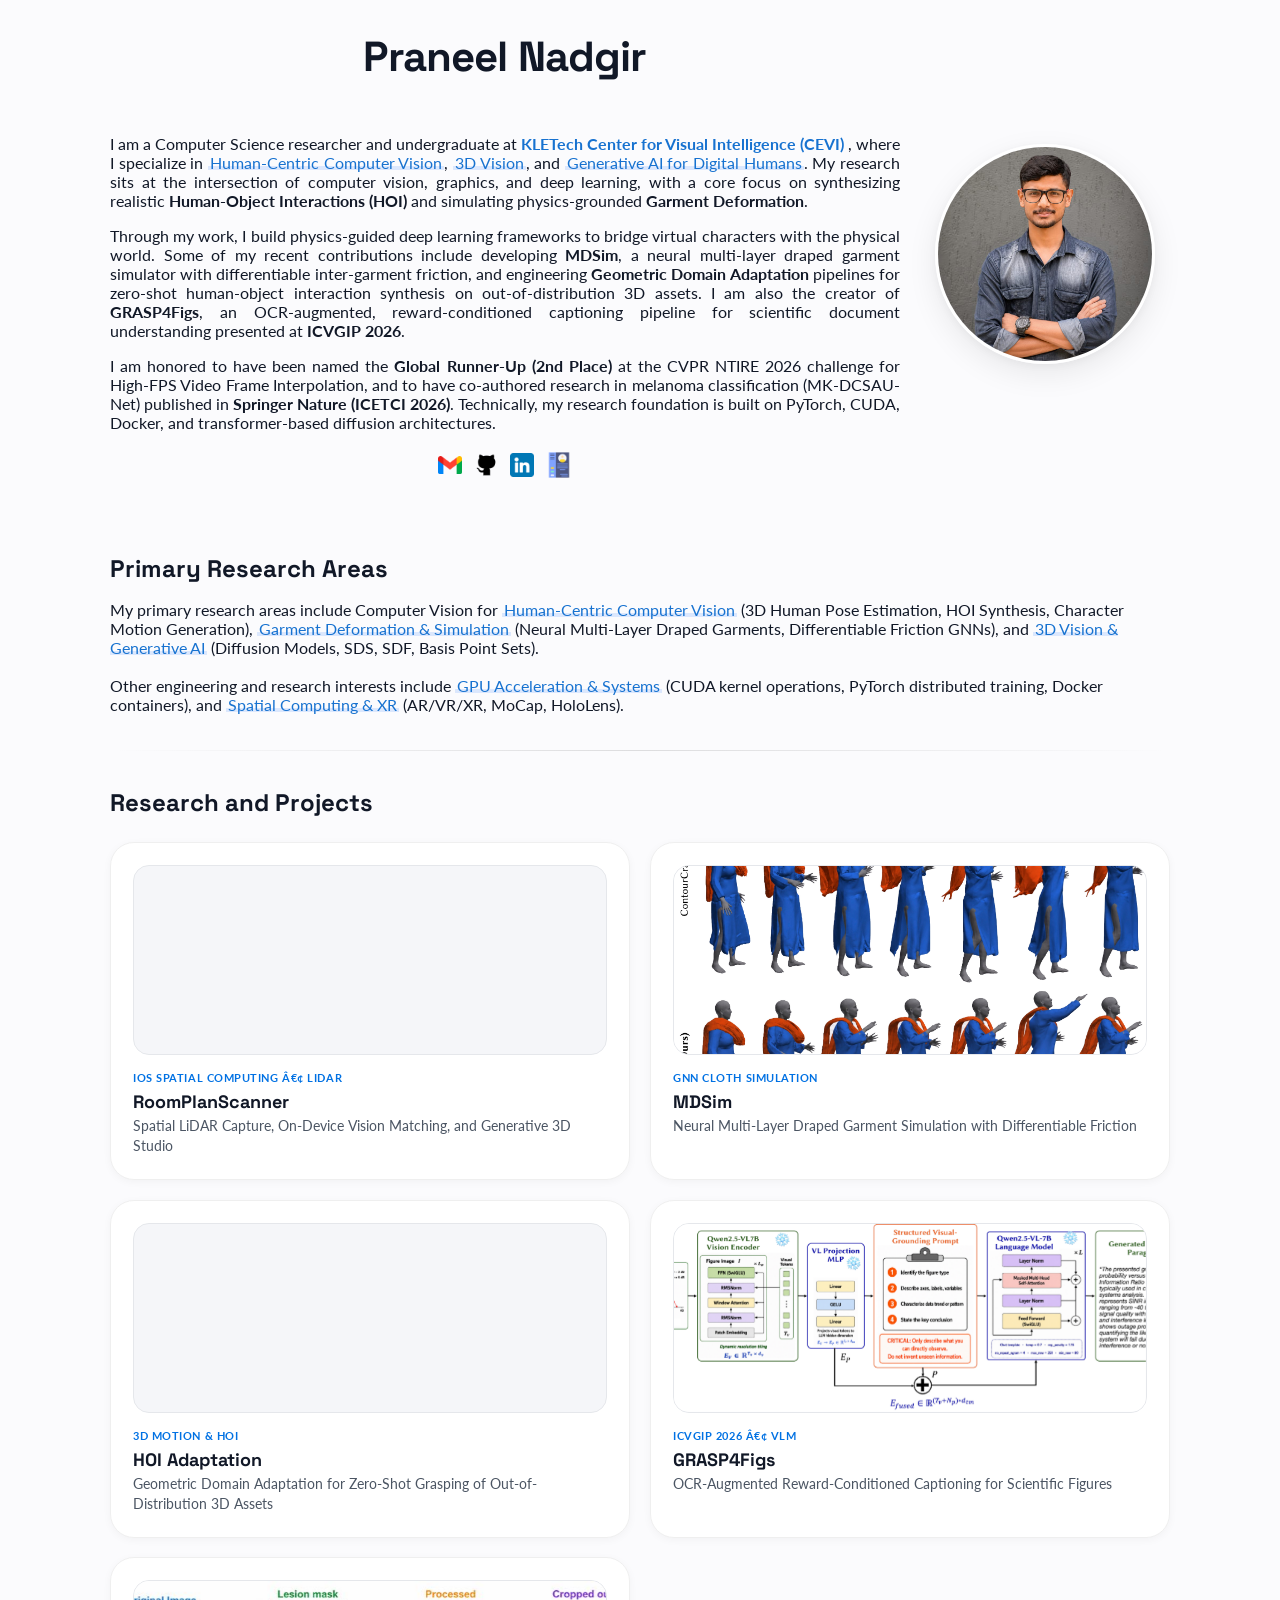
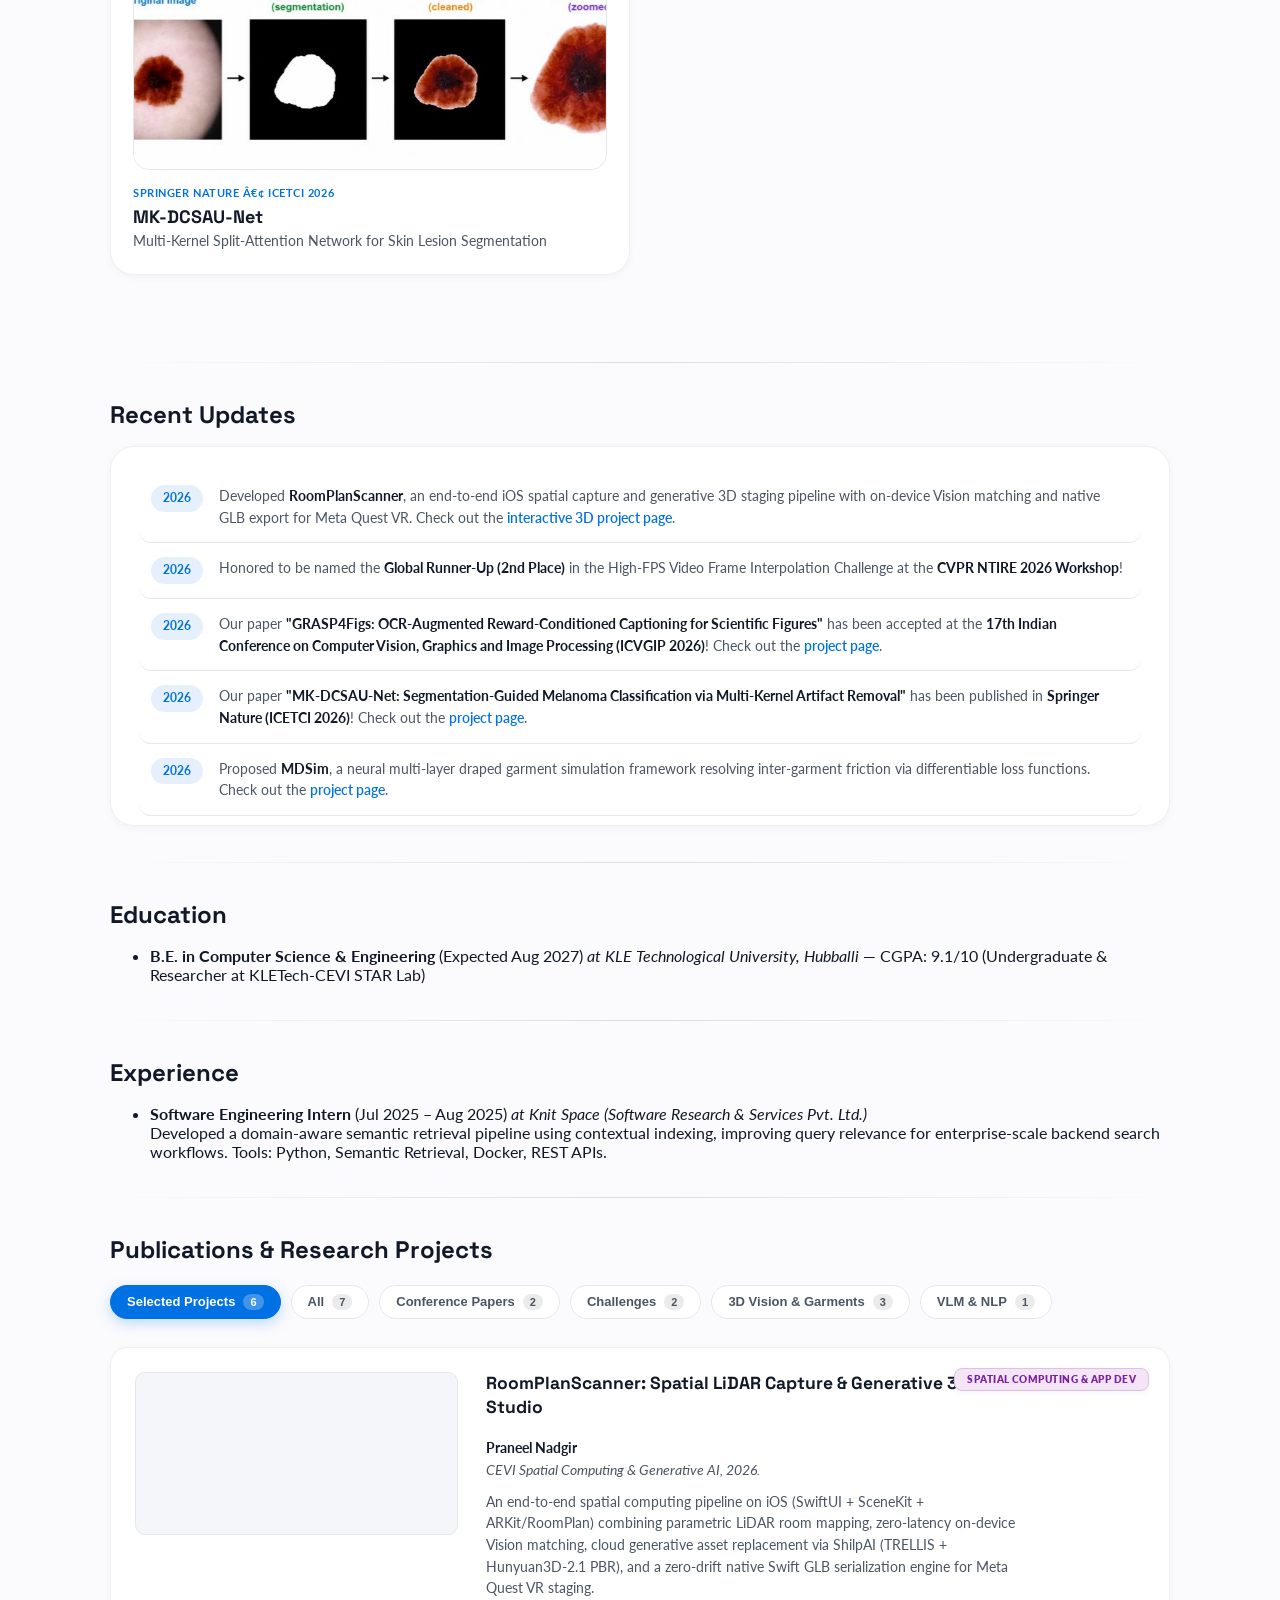
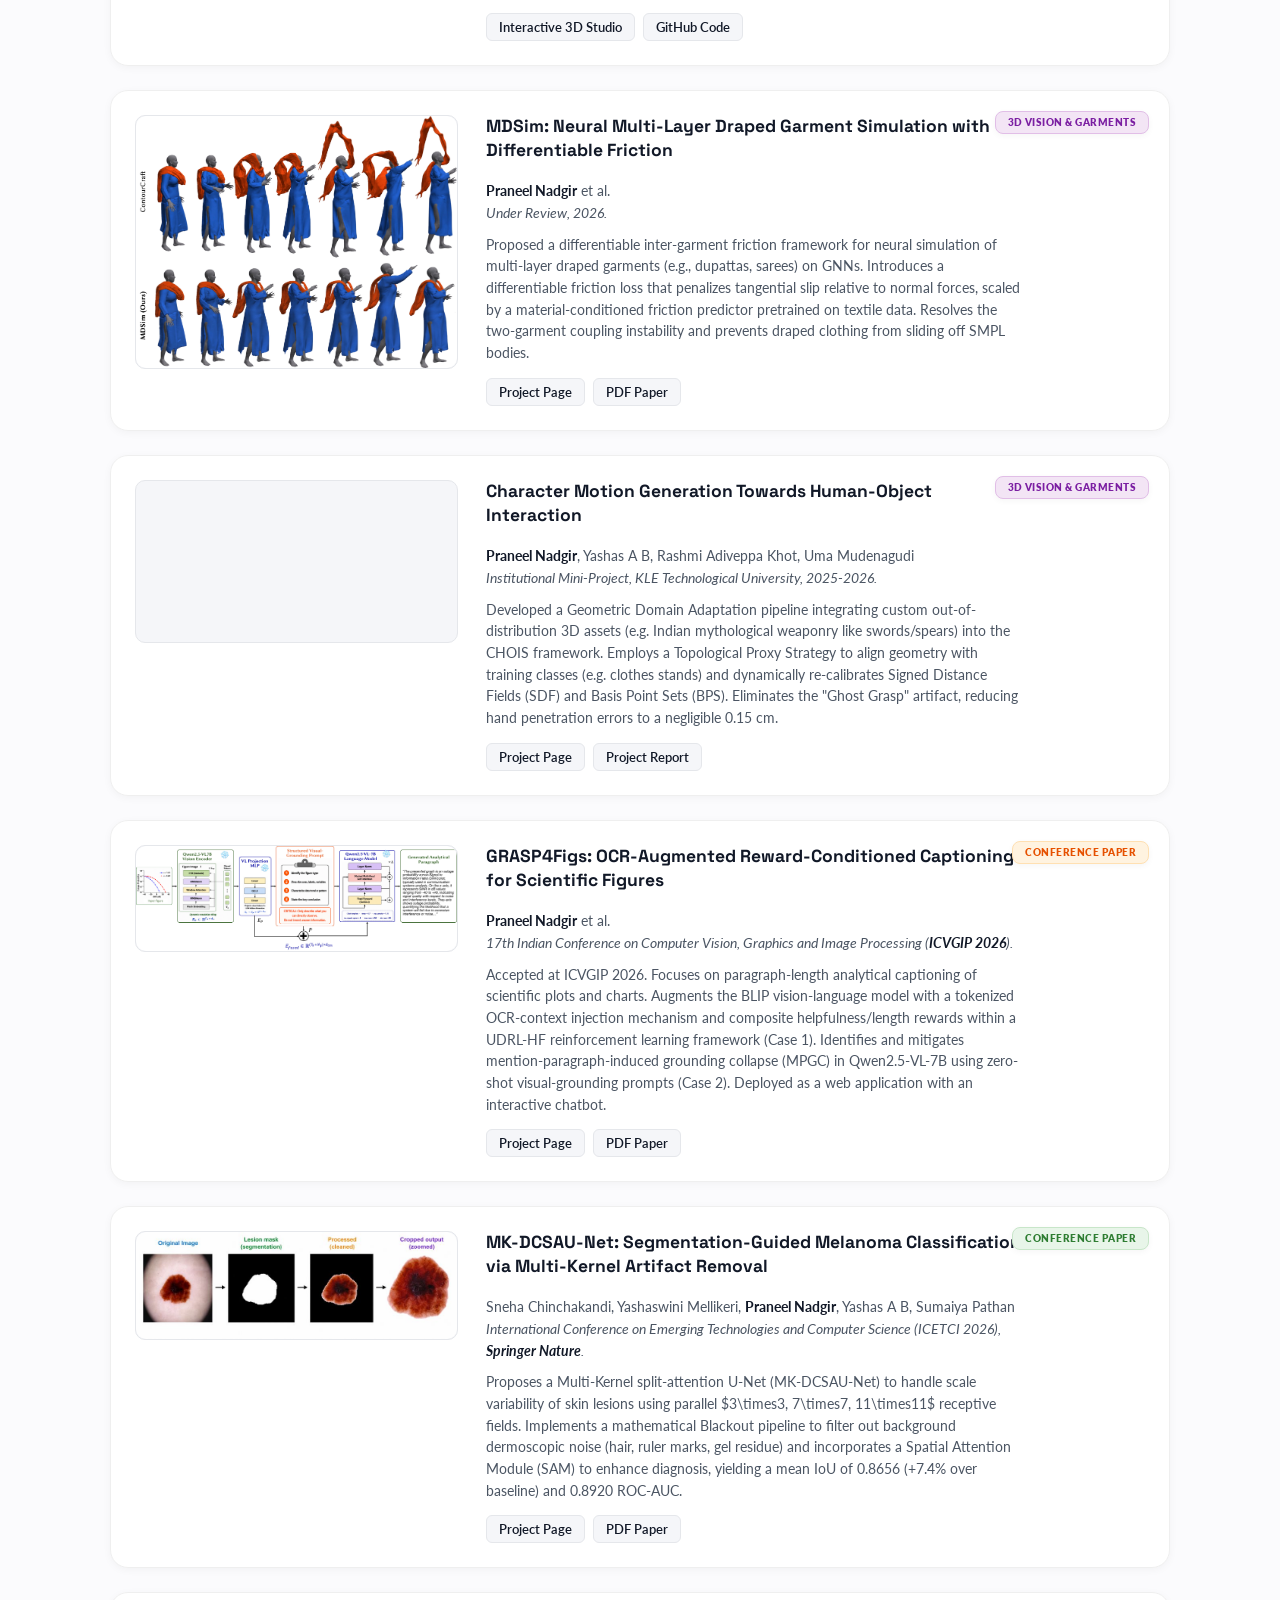
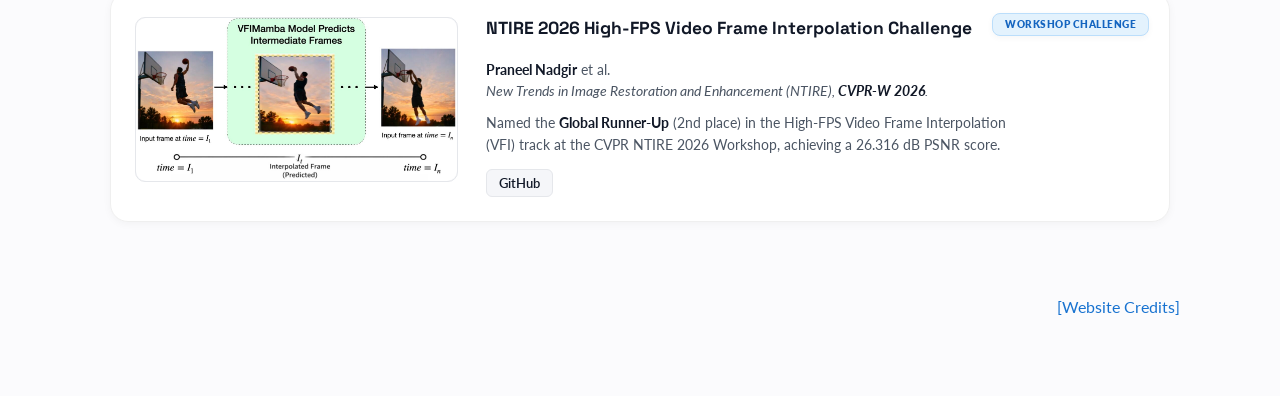
<file: index.html>
<!DOCTYPE HTML PUBLIC "-//W3C//DTD HTML 4.01 Transitional//EN">
<html lang="en">

<head>
  <!-- Global site tag (gtag.js) - Google Analytics -->
  <script async src="https://www.googletagmanager.com/gtag/js?id=UA-129673183-1"></script>
  <script>
    window.dataLayer = window.dataLayer || [];
    function gtag(){dataLayer.push(arguments);}
    gtag('js', new Date());

    gtag('config', 'UA-129673183-1');
  </script>

  <meta name="viewport" content="width=device-width, initial-scale=1.0">
  <title>Praneel Nadgir | Human-Centric Computer Vision & 3D Vision Researcher</title>
  <link rel="icon" href="images/favicon_io/P.png" type="image/x-icon">
  <meta http-equiv="Content-Type" content="text/html; charset=us-ascii">

  <!-- Fonts matching Nikhil Akalwadi's research portfolio -->
  <link rel="preconnect" href="https://fonts.googleapis.com">
  <link rel="preconnect" href="https://fonts.gstatic.com" crossorigin>
  <link href="https://fonts.googleapis.com/css2?family=Plus+Jakarta+Sans:ital,wght@0,300;0,400;0,500;0,600;0,700;0,800;1,400;1,600&family=Space+Grotesk:wght@500;600;700&family=Lato:400,700,400italic,700italic&display=swap" rel="stylesheet">
  <link rel="stylesheet" href="styles.css">
</head>

<body>
  
  <table style="max-width: 1080px; width: 100%; margin: 0 auto;" border="0" align="center" cellspacing="0" cellpadding="0">
    <tr>
      <td>

        <!-- Bio and Image -->
        <table width="100%" align="center" border="0" cellspacing="0" cellpadding="10">
          <tr>
            <td width="75%" valign="middle">
              <p align="center">
                <name style="font-size: 42px;">Praneel Nadgir</name>
              </p>
              
              <p>&nbsp;</p>
              
              <p align="justify">
                I am a Computer Science researcher and undergraduate at 
                <strong>
                  <a href="https://cevi.co.in" target="_blank" rel="noopener noreferrer">
                    KLETech Center for Visual Intelligence (CEVI)
                  </a>
                </strong>, 
                where I specialize in 
                <span class="highlight">Human-Centric Computer Vision</span>, 
                <span class="highlight">3D Vision</span>, and 
                <span class="highlight">Generative AI for Digital Humans</span>. 
                My research sits at the intersection of computer vision, graphics, and deep learning, with a core focus on synthesizing realistic 
                <strong>Human-Object Interactions (HOI)</strong> and simulating physics-grounded 
                <strong>Garment Deformation</strong>.
              </p>

              <p align="justify">
                Through my work, I build physics-guided deep learning frameworks to bridge virtual characters with the physical world. Some of my recent contributions include developing 
                <strong>MDSim</strong>, a neural multi-layer draped garment simulator with differentiable inter-garment friction, and engineering 
                <strong>Geometric Domain Adaptation</strong> pipelines for zero-shot human-object interaction synthesis on out-of-distribution 3D assets. I am also the creator of 
                <strong>GRASP4Figs</strong>, an OCR-augmented, reward-conditioned captioning pipeline for scientific document understanding presented at <strong>ICVGIP 2026</strong>.
              </p>

              <p align="justify">
                I am honored to have been named the 
                <strong>Global Runner-Up (2nd Place)</strong> at the CVPR NTIRE 2026 challenge for High-FPS Video Frame Interpolation, and to have co-authored research in melanoma classification (MK-DCSAU-Net) published in 
                <strong>Springer Nature (ICETCI 2026)</strong>. Technically, my research foundation is built on PyTorch, CUDA, Docker, and transformer-based diffusion architectures.
              </p> 

              <p align="center" style="margin-top: 20px;">
                <a href="mailto:praneelnagir@gmail.com" title="Email"><img src="images/gmail.png" class="depth-effect" height="24"></a>&nbsp;&nbsp;
                <a href="https://github.com/Praneel2005" target="_blank" rel="noopener noreferrer" title="GitHub"><img src="images/github.png" class="depth-effect" height="24"></a>&nbsp;&nbsp;
                <a href="https://www.linkedin.com/in/praneel-nadgir/" target="_blank" rel="noopener noreferrer" title="LinkedIn"><img src="images/linkedin.png" class="depth-effect" height="24"></a>&nbsp;&nbsp;
                <a href="data/Praneel_Nadgir_CV.pdf" target="_blank" title="Curriculum Vitae"><img src="images/cv.png" class="depth-effect" height="26"></a>
              </p>
            </td>

            <td width="25%" valign="middle" align="center">
              <img src="images/praneel.jpg" class="profile-pic" width="100%" alt="Praneel Nadgir" style="max-width: 220px;">
            </td>
          </tr>

          <tr>
            <td colspan="2">
              
              <p>&nbsp;</p>

              <h2>Primary Research Areas</h2>
              <p>
                My primary research areas include Computer Vision for
                <span class="highlight">Human-Centric Computer Vision</span> (3D Human Pose Estimation, HOI Synthesis, Character Motion Generation), 
                <span class="highlight">Garment Deformation & Simulation</span> (Neural Multi-Layer Draped Garments, Differentiable Friction GNNs), and 
                <span class="highlight">3D Vision & Generative AI</span> (Diffusion Models, SDS, SDF, Basis Point Sets).
                <br><br>
                Other engineering and research interests include
                <span class="highlight">GPU Acceleration & Systems</span> (CUDA kernel operations, PyTorch distributed training, Docker containers), and 
                <span class="highlight">Spatial Computing & XR</span> (AR/VR/XR, MoCap, HoloLens).
              </p>

              <hr class="horizontal-line">  

              <h2>Research and Projects</h2>
              <div class="projects-grid">
                <!-- Project 0: RoomPlanScanner (span 12 Feature) -->
                <div class="project-card card-span-6">
                  <a href="projects/roomplanscanner.html">
                    <div class="project-img-container">
                      <video autoplay loop muted playsinline>
                        <source src="videos/room_feature_portrait.mp4" type="video/mp4">
                      </video>
                    </div>
                    <span class="project-tag">iOS Spatial Computing • LiDAR</span>
                    <strong>RoomPlanScanner</strong>
                    <p>Spatial LiDAR Capture, On-Device Vision Matching, and Generative 3D Studio</p>
                  </a>
                </div>

                <!-- Project 1: MDSim (span 6) -->
                <div class="project-card card-span-6">
                  <a href="projects/mdsim.html">
                    <div class="project-img-container">
                      <img src="images/MDSim-result.jpeg" alt="MDSim Garment Simulation">
                    </div>
                    <span class="project-tag">GNN Cloth Simulation</span>
                    <strong>MDSim</strong>
                    <p>Neural Multi-Layer Draped Garment Simulation with Differentiable Friction</p>
                  </a>
                </div>

                <!-- Project 2: HOI Adaptation (span 6) -->
                <div class="project-card card-span-6">
                  <a href="projects/hoi_adaptation.html">
                    <div class="project-img-container">
                      <video autoplay loop muted playsinline>
                        <source src="videos/hoi_preview.mp4" type="video/mp4">
                      </video>
                    </div>
                    <span class="project-tag">3D Motion &amp; HOI</span>
                    <strong>HOI Adaptation</strong>
                    <p>Geometric Domain Adaptation for Zero-Shot Grasping of Out-of-Distribution 3D Assets</p>
                  </a>
                </div>

                <!-- Project 3: GRASP4Figs (span 6) -->
                <div class="project-card card-span-6">
                  <a href="projects/grasp4figs.html">
                    <div class="project-img-container">
                      <img src="images/GRASP4Figs.jpg" alt="GRASP4Figs">
                    </div>
                    <span class="project-tag">ICVGIP 2026 • VLM</span>
                    <strong>GRASP4Figs</strong>
                    <p>OCR-Augmented Reward-Conditioned Captioning for Scientific Figures</p>
                  </a>
                </div>

                <!-- Project 4: MK-DCSAU-Net (span 6) -->
                <div class="project-card card-span-6">
                  <a href="projects/mk_dcsau_net.html">
                    <div class="project-img-container">
                      <img src="images/MKDCSA.jpg" alt="MK-DCSAU-Net">
                    </div>
                    <span class="project-tag">Springer Nature • ICETCI 2026</span>
                    <strong>MK-DCSAU-Net</strong>
                    <p>Multi-Kernel Split-Attention Network for Skin Lesion Segmentation</p>
                  </a>
                </div>
              </div>

              <p>&nbsp;</p>
              <hr class="horizontal-line">  

              <h2>Recent Updates</h2>
              <div class="updates-container"> 
                <ul>
                  <li>
                    <span class="update-date">2026</span>
                    <div class="update-content">
                      Developed <strong>RoomPlanScanner</strong>, an end-to-end iOS spatial capture and generative 3D staging pipeline with on-device Vision matching and native GLB export for Meta Quest VR. Check out the <a href="projects/roomplanscanner.html">interactive 3D project page</a>.
                    </div>
                  </li>

                  <li>
                    <span class="update-date">2026</span>
                    <div class="update-content">
                      Honored to be named the <strong>Global Runner-Up (2nd Place)</strong> in the High-FPS Video Frame Interpolation Challenge at the <strong>CVPR NTIRE 2026 Workshop</strong>!
                    </div>
                  </li>

                  <li>
                    <span class="update-date">2026</span>
                    <div class="update-content">
                      Our paper <strong>"GRASP4Figs: OCR-Augmented Reward-Conditioned Captioning for Scientific Figures"</strong> has been accepted at the <strong>17th Indian Conference on Computer Vision, Graphics and Image Processing (ICVGIP 2026)</strong>! Check out the <a href="projects/grasp4figs.html">project page</a>.
                    </div>
                  </li>

                  <li>
                    <span class="update-date">2026</span>
                    <div class="update-content">
                      Our paper <strong>"MK-DCSAU-Net: Segmentation-Guided Melanoma Classification via Multi-Kernel Artifact Removal"</strong> has been published in <strong>Springer Nature (ICETCI 2026)</strong>! Check out the <a href="projects/mk_dcsau_net.html">project page</a>.
                    </div>
                  </li>

                  <li>
                    <span class="update-date">2026</span>
                    <div class="update-content">
                      Proposed <strong>MDSim</strong>, a neural multi-layer draped garment simulation framework resolving inter-garment friction via differentiable loss functions. Check out the <a href="projects/mdsim.html">project page</a>.
                    </div>
                  </li>

                  <li>
                    <span class="update-date">Aug 2025</span>
                    <div class="update-content">
                      Successfully completed my Software Engineering Internship at <strong>Knit Space</strong> (Software Research & Services Pvt. Ltd.), developing enterprise-scale domain-aware semantic retrieval pipelines using Docker and REST APIs.
                    </div>
                  </li>
                </ul>
              </div>

              <hr class="horizontal-line">          

              <h2>Education</h2>
              <ul>
                <li>
                  <strong>B.E. in Computer Science & Engineering</strong> (Expected Aug 2027) <i>at KLE Technological University, Hubballi</i> &mdash; CGPA: 9.1/10 (Undergraduate &amp; Researcher at KLETech-CEVI STAR Lab)
                </li>
              </ul>

              <hr class="horizontal-line">          

              <h2>Experience</h2>
              <ul>
                <li>
                  <strong>Software Engineering Intern</strong> (Jul 2025 &ndash; Aug 2025) <i>at Knit Space (Software Research & Services Pvt. Ltd.)</i><br>
                  Developed a domain-aware semantic retrieval pipeline using contextual indexing, improving query relevance for enterprise-scale backend search workflows. Tools: Python, Semantic Retrieval, Docker, REST APIs.
                </li>
              </ul>

              <hr class="horizontal-line">  

              <h2>Publications &amp; Research Projects</h2>
              <div class="pub-filters">
                <button class="filter-btn active" data-filter="tag-selected">Selected Projects <span class="count"></span></button>
                <button class="filter-btn" data-filter="all">All <span class="count"></span></button>
                <button class="filter-btn" data-filter="tag-conference">Conference Papers <span class="count"></span></button>
                <button class="filter-btn" data-filter="tag-workshop">Challenges <span class="count"></span></button>
                <button class="filter-btn" data-filter="tag-poster">3D Vision &amp; Garments <span class="count"></span></button>
                <button class="filter-btn" data-filter="tag-report">VLM &amp; NLP <span class="count"></span></button>
              </div>

              <!-- Publications Section -->
              <div class="publications-section">
                
                <!-- Project 0: RoomPlanScanner -->
                <div class="publication-card" id="roomplanscanner">
                  <div class="pub-image">
                    <video autoplay loop muted playsinline>
                      <source src="videos/room_feature_portrait.mp4" type="video/mp4">
                    </video>
                  </div>
                  <div class="pub-content">
                    <div class="pub-tag tag-poster tag-selected">Spatial Computing &amp; App Dev</div>
                    <a href="projects/roomplanscanner.html">
                      <papertitle>RoomPlanScanner: Spatial LiDAR Capture &amp; Generative 3D Asset Studio</papertitle>
                    </a>
                    <p>
                      <strong>Praneel Nadgir</strong>
                      <br>
                      <em>CEVI Spatial Computing &amp; Generative AI, 2026.</em>
                    </p>
                    <p>
                      An end-to-end spatial computing pipeline on iOS (SwiftUI + SceneKit + ARKit/RoomPlan) combining parametric LiDAR room mapping, zero-latency on-device Vision matching, cloud generative asset replacement via ShilpAI (TRELLIS + Hunyuan3D-2.1 PBR), and a zero-drift native Swift GLB serialization engine for Meta Quest VR staging.
                    </p>
                    <div class="pub-links">
                      <a href="projects/roomplanscanner.html">Interactive 3D Studio</a>
                      <a href="https://github.com/Praneel2005" target="_blank">GitHub Code</a>
                    </div>
                  </div>
                </div>

                <!-- Project 1: MDSim -->
                <div class="publication-card" id="mdsim">
                  <div class="pub-image">
                    <img src="images/MDSim-result.jpeg" class="depth-effect" alt="MDSim Preview">
                  </div>
                  <div class="pub-content">
                    <div class="pub-tag tag-poster tag-selected">3D Vision &amp; Garments</div>
                    <a href="projects/mdsim.html">
                      <papertitle>MDSim: Neural Multi-Layer Draped Garment Simulation with Differentiable Friction</papertitle>
                    </a>
                    <p>
                      <strong>Praneel Nadgir</strong> et al.
                      <br>
                      <em>Under Review, 2026.</em>
                    </p>
                    <p>
                      Proposed a differentiable inter-garment friction framework for neural simulation of multi-layer draped garments (e.g., dupattas, sarees) on GNNs. Introduces a differentiable friction loss that penalizes tangential slip relative to normal forces, scaled by a material-conditioned friction predictor pretrained on textile data. Resolves the two-garment coupling instability and prevents draped clothing from sliding off SMPL bodies.
                    </p>
                    <div class="pub-links">
                      <a href="projects/mdsim.html">Project Page</a>
                      <a href="data/MDSim.pdf" target="_blank">PDF Paper</a>
                    </div>
                  </div>
                </div>

                <!-- Project 2: HOI Adaptation -->
                <div class="publication-card" id="hoi-adaptation">
                  <div class="pub-image">
                    <video autoplay loop muted playsinline>
                      <source src="videos/hoi_preview.mp4" type="video/mp4">
                    </video>
                  </div>
                  <div class="pub-content">
                    <div class="pub-tag tag-poster tag-selected">3D Vision &amp; Garments</div>
                    <a href="projects/hoi_adaptation.html">
                      <papertitle>Character Motion Generation Towards Human-Object Interaction</papertitle>
                    </a>
                    <p>
                      <strong>Praneel Nadgir</strong>, Yashas A B, Rashmi Adiveppa Khot, Uma Mudenagudi
                      <br>
                      <em>Institutional Mini-Project, KLE Technological University, 2025-2026.</em>
                    </p>
                    <p>
                      Developed a Geometric Domain Adaptation pipeline integrating custom out-of-distribution 3D assets (e.g. Indian mythological weaponry like swords/spears) into the CHOIS framework. Employs a Topological Proxy Strategy to align geometry with training classes (e.g. clothes stands) and dynamically re-calibrates Signed Distance Fields (SDF) and Basis Point Sets (BPS). Eliminates the "Ghost Grasp" artifact, reducing hand penetration errors to a negligible 0.15 cm.
                    </p>
                    <div class="pub-links">
                      <a href="projects/hoi_adaptation.html">Project Page</a>
                      <a href="data/HOI_Mini_Project_Report.pdf" target="_blank">Project Report</a>
                    </div>
                  </div>
                </div>

                <!-- Project 3: GRASP4Figs -->
                <div class="publication-card" id="grasp4figs">
                  <div class="pub-image">
                    <img src="images/GRASP4Figs.jpg" class="depth-effect" alt="GRASP4Figs Preview">
                  </div>
                  <div class="pub-content">
                    <div class="pub-tag tag-report tag-selected tag-conference">Conference Paper</div>
                    <a href="projects/grasp4figs.html">
                      <papertitle>GRASP4Figs: OCR-Augmented Reward-Conditioned Captioning for Scientific Figures</papertitle>
                    </a>
                    <p>
                      <strong>Praneel Nadgir</strong> et al.
                      <br>
                      <em>17th Indian Conference on Computer Vision, Graphics and Image Processing (<strong>ICVGIP 2026</strong>).</em>
                    </p>
                    <p>
                      Accepted at ICVGIP 2026. Focuses on paragraph-length analytical captioning of scientific plots and charts. Augments the BLIP vision-language model with a tokenized OCR-context injection mechanism and composite helpfulness/length rewards within a UDRL-HF reinforcement learning framework (Case 1). Identifies and mitigates mention-paragraph-induced grounding collapse (MPGC) in Qwen2.5-VL-7B using zero-shot visual-grounding prompts (Case 2). Deployed as a web application with an interactive chatbot.
                    </p>
                    <div class="pub-links">
                      <a href="projects/grasp4figs.html">Project Page</a>
                      <a href="data/Grasp.pdf" target="_blank">PDF Paper</a>
                    </div>
                  </div>
                </div>

                <!-- Project 4: MK-DCSAU-Net -->
                <div class="publication-card" id="mk-dcsau-net">
                  <div class="pub-image">
                    <img src="images/MKDCSA.jpg" class="depth-effect" alt="MK-DCSAU-Net Preview">
                  </div>
                  <div class="pub-content">
                    <div class="pub-tag tag-conference tag-selected">Conference Paper</div>
                    <a href="projects/mk_dcsau_net.html">
                      <papertitle>MK-DCSAU-Net: Segmentation-Guided Melanoma Classification via Multi-Kernel Artifact Removal</papertitle>
                    </a>
                    <p>
                      Sneha Chinchakandi, Yashaswini Mellikeri, <strong>Praneel Nadgir</strong>, Yashas A B, Sumaiya Pathan
                      <br>
                      <em>International Conference on Emerging Technologies and Computer Science (ICETCI 2026), <strong>Springer Nature</strong>.</em>
                    </p>
                    <p>
                      Proposes a Multi-Kernel split-attention U-Net (MK-DCSAU-Net) to handle scale variability of skin lesions using parallel $3\times3, 7\times7, 11\times11$ receptive fields. Implements a mathematical Blackout pipeline to filter out background dermoscopic noise (hair, ruler marks, gel residue) and incorporates a Spatial Attention Module (SAM) to enhance diagnosis, yielding a mean IoU of 0.8656 (+7.4% over baseline) and 0.8920 ROC-AUC.
                    </p>
                    <div class="pub-links">
                      <a href="projects/mk_dcsau_net.html">Project Page</a>
                      <a href="data/MK_DCSAU_Net.pdf" target="_blank">PDF Paper</a>
                    </div>
                  </div>
                </div>

                <!-- Project 5: NTIRE Challenge -->
                <div class="publication-card">
                  <div class="pub-image">
                    <img src="images/NTIRE2026.jpg" class="depth-effect" alt="NTIRE 2026 Challenge">
                  </div>
                  <div class="pub-content">
                    <div class="pub-tag tag-workshop tag-selected">Workshop Challenge</div>
                    <papertitle>NTIRE 2026 High-FPS Video Frame Interpolation Challenge</papertitle>
                    <p>
                      <strong>Praneel Nadgir</strong> et al.
                      <br>
                      <em>New Trends in Image Restoration and Enhancement (NTIRE), <strong>CVPR-W 2026</strong>.</em>
                    </p>
                    <p>
                      Named the <strong>Global Runner-Up</strong> (2nd place) in the High-FPS Video Frame Interpolation (VFI) track at the CVPR NTIRE 2026 Workshop, achieving a 26.316 dB PSNR score.
                    </p>
                    <div class="pub-links">
                      <a href="https://github.com/Praneel2005" target="_blank">GitHub</a>
                    </div>
                  </div>
                </div>

                <!-- Project 6: WiDS Datathon -->
                <div class="publication-card">
                  <div class="pub-image">
                    <img src="images/project.png" class="depth-effect" alt="WiDS Datathon">
                  </div>
                  <div class="pub-content">
                    <div class="pub-tag tag-workshop">Challenge &amp; Datathon</div>
                    <papertitle>ADHD Diagnosis &amp; Sex Classification via fMRI Brain Imaging</papertitle>
                    <p>
                      <strong>Praneel Nadgir</strong>
                      <br>
                      <em>Women in Data Science (WiDS) Datathon 2025.</em>
                    </p>
                    <p>
                      Developed models for neuroimaging-based classification tasks as part of the Women in Data Science (WiDS) Datathon 2025.
                    </p>
                    <div class="pub-links">
                      <a href="https://github.com/Praneel2005" target="_blank">Kaggle</a>
                    </div>
                  </div>
                </div>

              </div>
            </td>
          </tr>
        </table>

        <p align="right" style="margin-top: 40px;"><a href="https://jonbarron.info/">[Website Credits]</a></p>

      </td>
    </tr>
  </table>

  <!-- Filter & Scroll Reveal Scripts -->
  <script>
    document.addEventListener('DOMContentLoaded', function() {
      const filterButtons = document.querySelectorAll('.filter-btn');
      const pubCards = document.querySelectorAll('.publication-card');

      // Update counts dynamically
      const counts = {
        all: pubCards.length
      };

      pubCards.forEach(card => {
        const tag = card.querySelector('.pub-tag');
        if (tag) {
          tag.classList.forEach(cls => {
            if (cls.startsWith('tag-')) {
              counts[cls] = (counts[cls] || 0) + 1;
            }
          });
        }
      });

      filterButtons.forEach(button => {
        const filterValue = button.getAttribute('data-filter');
        const countSpan = button.querySelector('.count');
        if (countSpan) {
          countSpan.textContent = counts[filterValue] || 0;
        }

        button.addEventListener('click', () => {
          const filterValue = button.getAttribute('data-filter');

          // Update active button
          filterButtons.forEach(btn => btn.classList.remove('active'));
          button.classList.add('active');

          // Filter cards with smooth hardware-accelerated transitions
          pubCards.forEach((card, idx) => {
            if (filterValue === 'all') {
              card.style.display = 'flex';
              card.style.animation = `fadeInSlideUp 0.32s cubic-bezier(0.23, 1, 0.32, 1) ${Math.min(idx * 0.03, 0.24)}s both`;
            } else {
              const tag = card.querySelector('.pub-tag');
              if (tag && tag.classList.contains(filterValue)) {
                card.style.display = 'flex';
                card.style.animation = 'fadeInSlideUp 0.32s cubic-bezier(0.23, 1, 0.32, 1) both';
              } else {
                card.style.display = 'none';
              }
            }
          });
        });
      });

      // Progressive Scroll Reveal (Hardware-Accelerated Fade & Lift)
      if ('IntersectionObserver' in window) {
        const revealObserver = new IntersectionObserver((entries, observer) => {
          entries.forEach(entry => {
            if (entry.isIntersecting) {
              entry.target.style.opacity = '1';
              entry.target.style.transform = 'translateY(0) scale(1)';
              observer.unobserve(entry.target);
            }
          });
        }, { threshold: 0.06, rootMargin: '0px 0px -30px 0px' });

        document.querySelectorAll('.project-card, .publication-card').forEach((el, i) => {
          el.style.opacity = '0';
          el.style.transform = 'translateY(12px) scale(0.99)';
          el.style.transition = `opacity 0.36s cubic-bezier(0.23, 1, 0.32, 1) ${Math.min((i % 4) * 0.04, 0.16)}s, transform 0.36s cubic-bezier(0.16, 1, 0.3, 1) ${Math.min((i % 4) * 0.04, 0.16)}s`;
          revealObserver.observe(el);
        });
      }

      // Trigger click to apply initial filter to display only "Selected Projects" on page load
      const defaultButton = document.querySelector('.filter-btn.active');
      if (defaultButton) {
        defaultButton.click();
      }
    });
  </script>
</body>

</html>
</file>
<file: styles.css>
/* ==========================================================================
   Nikhil Akalwadi Research & Projects Design System
   Motion Tokens, Bento Grid, Apple-Grade Aesthetics & Studio Dark Mode
   ========================================================================== */

@import url('https://fonts.googleapis.com/css2?family=Plus+Jakarta+Sans:ital,wght@0,300;0,400;0,500;0,600;0,700;0,800;1,400;1,600&family=Space+Grotesk:wght@500;600;700&family=JetBrains+Mono:wght@400;500&family=Lato:400,700,400italic,700italic&display=swap');

:root {
  /* Motion Tokens (Emil Kowalski Animation System) */
  --ease-out: cubic-bezier(0.23, 1, 0.32, 1);
  --ease-in-out: cubic-bezier(0.77, 0, 0.175, 1);
  --ease-spring: cubic-bezier(0.16, 1, 0.3, 1);
  --ease-bounce: cubic-bezier(0.34, 1.56, 0.64, 1);
  --duration-fast: 160ms;
  --duration-base: 240ms;
  --duration-smooth: 320ms;
  --duration-slow: 450ms;

  /* Color Palette (Light Mode) */
  --bg-page: #fbfbfd;
  --bg-surface: #ffffff;
  --bg-surface-translucent: rgba(255, 255, 255, 0.85);
  --bg-card-canvas: #f5f6f9;
  --border-subtle: #e5e7eb;
  --border-card: #efefef;
  --border-focus: #0071e3;
  --text-primary: #111827;
  --text-secondary: #4b5563;
  --text-muted: #8e8e93;
  --accent-primary: #0071e3;
  --accent-hover: #005bb5;
  --accent-cyan: #06b6d4;
  --accent-purple: #7b1fa2;
  --accent-green: #2e7d32;
  --accent-orange: #e65100;
  
  --shadow-sm: 0 2px 8px rgba(0, 0, 0, 0.04);
  --shadow-md: 0 10px 30px rgba(0, 0, 0, 0.06), 0 1px 3px rgba(0, 0, 0, 0.03);
  --shadow-lg: 0 20px 45px rgba(0, 0, 0, 0.12), 0 4px 12px rgba(0, 0, 0, 0.04);
  --radius-sm: 10px;
  --radius-md: 16px;
  --radius-lg: 24px;
  --radius-full: 9999px;
  --transition-smooth: all 0.3s cubic-bezier(0.16, 1, 0.3, 1);
}

/* Studio Dark Theme */
[data-theme="studio-dark"] {
  --bg-page: #0b0c10;
  --bg-surface: #14161d;
  --bg-surface-translucent: rgba(20, 22, 29, 0.85);
  --bg-card-canvas: #090a0d;
  --border-subtle: #242735;
  --border-card: #202330;
  --border-focus: #3b82f6;
  --text-primary: #f3f4f6;
  --text-secondary: #9ca3af;
  --text-muted: #6b7280;
  --shadow-sm: 0 2px 8px rgba(0, 0, 0, 0.4);
  --shadow-md: 0 10px 30px rgba(0, 0, 0, 0.5);
  --shadow-lg: 0 20px 50px rgba(0, 0, 0, 0.7);
}

/* Accessibility */
@media (prefers-reduced-motion: reduce) {
  *, *::before, *::after {
    animation-duration: 0.01ms !important;
    animation-iteration-count: 1 !important;
    transition-duration: 0.01ms !important;
    scroll-behavior: auto !important;
  }
}

* {
  box-sizing: border-box;
}

body {
  margin: 0;
  width: 100%;
  min-height: 100vh;
  display: block;
  padding: 20px 24px 80px;
  background-color: var(--bg-page);
  color: var(--text-primary);
  font-family: 'Lato', 'Plus Jakarta Sans', -apple-system, BlinkMacSystemFont, Verdana, Helvetica, sans-serif;
  font-size: 15px;
  line-height: 1.6;
  -webkit-font-smoothing: antialiased;
  -moz-osx-font-smoothing: grayscale;
  transition: background-color 0.35s ease, color 0.35s ease;
}

/* Links */
a {
  color: #1772d0;
  text-decoration: none;
  transition: color var(--duration-fast) var(--ease-out);
}

a:focus,
a:hover {
  color: #f09228;
  text-decoration: none;
}

[data-theme="studio-dark"] a {
  color: #3b82f6;
}

[data-theme="studio-dark"] a:hover {
  color: #60a5fa;
}

strong {
  font-weight: 700;
  color: var(--text-primary);
}

heading, h2 {
  font-family: 'Space Grotesk', 'Lato', sans-serif;
  font-size: 24px;
  font-weight: 700;
  color: var(--text-primary);
  margin-top: 36px;
  margin-bottom: 16px;
  display: flex;
  align-items: center;
  gap: 10px;
}

papertitle {
  font-family: 'Space Grotesk', 'Lato', sans-serif;
  font-size: 17.5px;
  font-weight: 700;
  color: var(--text-primary);
  display: inline-block;
  line-height: 1.35;
  transition: color var(--duration-fast) var(--ease-out);
}

name {
  font-family: 'Space Grotesk', 'Lato', sans-serif;
  font-size: 40px;
  font-weight: 700;
  letter-spacing: -0.02em;
  color: var(--text-primary);
}

/* Micro-Interactions & Depths */
.depth-effect {
  transition: transform var(--duration-fast) var(--ease-spring), opacity var(--duration-fast) var(--ease-out), filter var(--duration-fast) var(--ease-out);
  display: inline-block;
  vertical-align: middle;
}

@media (hover: hover) and (pointer: fine) {
  .depth-effect:hover {
    transform: translateY(-3px) scale(1.12);
  }
}

.depth-effect:active {
  transform: scale(0.92);
}

/* Profile Photo */
.profile-pic {
  border-radius: 50%;
  aspect-ratio: 1 / 1;
  object-fit: cover;
  box-shadow: 0 10px 30px rgba(0, 0, 0, 0.08), 0 2px 8px rgba(0, 0, 0, 0.04);
  border: 3px solid var(--bg-surface);
  transition: transform var(--duration-smooth) var(--ease-spring), box-shadow var(--duration-smooth) var(--ease-spring);
  display: block;
}

@media (hover: hover) and (pointer: fine) {
  .profile-pic:hover {
    transform: translateY(-4px) scale(1.03);
    box-shadow: 0 20px 45px rgba(0, 0, 0, 0.14);
  }
}

/* Dividers */
.horizontal-line {
  border: 0;
  height: 1px;
  background-image: linear-gradient(to right, rgba(0, 0, 0, 0), rgba(0, 0, 0, 0.12), rgba(0, 0, 0, 0));
  margin: 36px 0;
}

[data-theme="studio-dark"] .horizontal-line {
  background-image: linear-gradient(to right, rgba(255, 255, 255, 0), rgba(255, 255, 255, 0.1), rgba(255, 255, 255, 0));
}

.pink-text {
  color: #ff42a3;
  font-weight: 600;
}

/* Research Highlights */
.highlight {
  color: #1772d0;
  text-decoration: none;
  background-image: linear-gradient(120deg, rgba(161, 196, 253, 0.35) 0%, rgba(161, 196, 253, 0.35) 100%);
  background-repeat: no-repeat;
  background-size: 100% 0.28em;
  background-position: 0 92%;
  border-radius: 3px;
  padding: 0 2px;
  transition: background-size var(--duration-base) var(--ease-spring), color var(--duration-fast) var(--ease-out);
}

@media (hover: hover) and (pointer: fine) {
  .highlight:hover {
    background-size: 100% 92%;
    color: #0d47a1;
  }
}

/* ==========================================================================
   Recent Updates Container & Items
   ========================================================================== */
.updates-container {
  max-height: 380px;
  overflow-y: auto;
  padding: 24px 28px;
  border: 1px solid var(--border-card);
  border-radius: var(--radius-lg);
  background-color: var(--bg-surface);
  box-shadow: var(--shadow-sm);
}

.updates-container::-webkit-scrollbar {
  width: 6px;
}

.updates-container::-webkit-scrollbar-track {
  background: transparent;
}

.updates-container::-webkit-scrollbar-thumb {
  background: rgba(0, 0, 0, 0.12);
  border-radius: 999px;
}

.updates-container ul {
  list-style: none;
  padding: 0;
  margin: 0;
}

.updates-container li {
  display: flex;
  align-items: flex-start;
  gap: 16px;
  padding: 14px 12px;
  border-radius: 12px;
  border-bottom: 1px solid var(--border-subtle);
  font-size: 14px;
  line-height: 1.55;
  color: var(--text-secondary);
  transition: background-color var(--duration-fast) var(--ease-out), transform var(--duration-fast) var(--ease-spring);
}

@media (hover: hover) and (pointer: fine) {
  .updates-container li:hover {
    background-color: var(--bg-card-canvas);
    transform: translateX(4px);
  }
}

.updates-container li:last-child {
  border-bottom: none;
}

.update-date {
  display: inline-block;
  font-size: 12px;
  font-weight: 700;
  color: var(--accent-primary);
  background-color: rgba(0, 113, 227, 0.1);
  padding: 4px 12px;
  border-radius: 999px;
  white-space: nowrap;
  letter-spacing: -0.01em;
  flex-shrink: 0;
  transition: transform var(--duration-fast) var(--ease-spring), background-color var(--duration-fast) var(--ease-out);
}

@media (hover: hover) and (pointer: fine) {
  .updates-container li:hover .update-date {
    transform: scale(1.05);
    background-color: rgba(0, 113, 227, 0.18);
  }
}

.update-content {
  flex: 1;
}

.update-content a {
  color: var(--accent-primary);
  text-decoration: none;
  font-weight: 600;
  transition: color var(--duration-fast) var(--ease-out);
}

.update-content a:hover {
  text-decoration: underline;
  color: var(--accent-hover);
}

.update-content strong {
  color: var(--text-primary);
}

/* ==========================================================================
   Interactive Projects Bento Grid (Nikhil's Layout)
   ========================================================================== */
.projects-grid {
  display: grid;
  grid-template-columns: repeat(12, 1fr);
  gap: 20px;
  margin: 24px 0 32px 0;
}

.project-card {
  background: var(--bg-surface);
  border: 1px solid var(--border-card);
  border-radius: var(--radius-lg);
  box-shadow: var(--shadow-sm);
  padding: 22px;
  text-decoration: none;
  color: inherit;
  display: flex;
  flex-direction: column;
  justify-content: space-between;
  overflow: hidden;
  position: relative;
  text-align: left;
  transition: transform var(--duration-smooth) var(--ease-spring), box-shadow var(--duration-smooth) var(--ease-spring), border-color var(--duration-base) var(--ease-out);
  will-change: transform, box-shadow;
}

@media (hover: hover) and (pointer: fine) {
  .project-card:hover {
    transform: translateY(-6px);
    box-shadow: 0 22px 45px rgba(0, 0, 0, 0.09), 0 4px 14px rgba(0, 0, 0, 0.03);
    border-color: rgba(23, 114, 208, 0.4);
  }
}

.project-card:active {
  transform: scale(0.98);
}

.project-card.card-span-6 {
  grid-column: span 6;
}

.project-card.card-span-7 {
  grid-column: span 7;
}

.project-card.card-span-5 {
  grid-column: span 5;
}

.project-card.card-span-4 {
  grid-column: span 4;
}

.project-img-container {
  width: 100%;
  height: 190px;
  border-radius: var(--radius-md);
  overflow: hidden;
  background: var(--bg-card-canvas);
  border: 1px solid var(--border-subtle);
  margin-bottom: 16px;
  display: flex;
  align-items: center;
  justify-content: center;
  position: relative;
}

.project-img-container img,
.project-img-container video {
  width: 100%;
  height: 100%;
  object-fit: cover;
  display: block;
  transition: transform var(--duration-slow) var(--ease-spring);
  will-change: transform;
}

@media (hover: hover) and (pointer: fine) {
  .project-card:hover .project-img-container img,
  .project-card:hover .project-img-container video {
    transform: scale(1.05);
  }
}

.project-tag {
  display: inline-block;
  font-size: 11px;
  font-weight: 700;
  color: var(--accent-primary);
  text-transform: uppercase;
  letter-spacing: 0.05em;
  margin-bottom: 6px;
  transition: color var(--duration-fast) var(--ease-out);
}

.project-card strong {
  display: block;
  font-family: 'Space Grotesk', sans-serif;
  font-size: 18px;
  font-weight: 700;
  color: var(--text-primary);
  margin-bottom: 4px;
  line-height: 1.3;
  transition: color var(--duration-fast) var(--ease-out);
}

.project-card p {
  font-size: 13.5px;
  color: var(--text-secondary);
  margin: 0;
  line-height: 1.45;
}

.project-card a {
  text-decoration: none;
  color: inherit;
  width: 100%;
  height: 100%;
  display: flex;
  flex-direction: column;
}

@media (hover: hover) and (pointer: fine) {
  .project-card:hover strong {
    color: var(--accent-primary);
  }
}

@media (max-width: 860px) {
  .project-card.card-span-6,
  .project-card.card-span-7,
  .project-card.card-span-5,
  .project-card.card-span-4 {
    grid-column: span 12;
  }
  
  .project-img-container {
    height: 180px;
  }
}

/* ==========================================================================
   Publication Tile Styles
   ========================================================================== */
.publication-card {
  background: var(--bg-surface);
  border: 1px solid var(--border-card);
  border-radius: 18px;
  padding: 24px;
  margin-bottom: 24px;
  box-shadow: var(--shadow-sm);
  transition: transform var(--duration-smooth) var(--ease-spring), box-shadow var(--duration-smooth) var(--ease-spring), border-color var(--duration-base) var(--ease-out);
  display: flex;
  gap: 28px;
  align-items: flex-start;
  position: relative;
  will-change: transform, box-shadow;
}

@media (hover: hover) and (pointer: fine) {
  .publication-card:hover {
    transform: translateY(-4px);
    box-shadow: 0 20px 42px rgba(0, 0, 0, 0.08), 0 4px 14px rgba(0, 0, 0, 0.03);
    border-color: #d1d5db;
  }
}

.pub-image {
  flex: 0 0 32%;
  max-width: 32%;
  overflow: hidden;
  border-radius: 10px;
  border: 1px solid var(--border-subtle);
  background: var(--bg-card-canvas);
  line-height: 0;
}

.pub-image img,
.pub-image video {
  width: 100%;
  height: auto;
  border-radius: 10px;
  display: block;
  object-fit: cover;
  transition: transform var(--duration-slow) var(--ease-spring);
}

@media (hover: hover) and (pointer: fine) {
  .publication-card:hover .pub-image img,
  .publication-card:hover .pub-image video {
    transform: scale(1.03);
  }
}

.pub-content {
  flex: 1;
  padding-right: 120px;
}

.pub-content papertitle {
  font-size: 17.5px;
  font-weight: 700;
  color: var(--text-primary);
  margin-bottom: 8px;
  display: inline-block;
  line-height: 1.35;
  transition: color var(--duration-fast) var(--ease-out);
}

@media (hover: hover) and (pointer: fine) {
  .publication-card:hover .pub-content papertitle {
    color: var(--accent-primary);
  }
}

.pub-content p {
  margin: 10px 0;
  line-height: 1.55;
  color: var(--text-secondary);
  font-size: 14px;
}

.pub-links {
  margin-top: 14px;
  font-size: 13px;
  display: flex;
  flex-wrap: wrap;
  gap: 8px;
}

.pub-links a {
  display: inline-flex;
  align-items: center;
  gap: 4px;
  padding: 5px 12px;
  border-radius: 6px;
  background: var(--bg-card-canvas);
  border: 1px solid var(--border-subtle);
  color: var(--text-primary);
  font-weight: 600;
  transition: transform var(--duration-fast) var(--ease-spring), background-color var(--duration-fast) var(--ease-out), color var(--duration-fast) var(--ease-out), border-color var(--duration-fast) var(--ease-out);
}

@media (hover: hover) and (pointer: fine) {
  .pub-links a:hover {
    background: var(--accent-primary);
    color: #ffffff;
    border-color: var(--accent-primary);
    transform: translateY(-2px);
  }
}

.pub-links a:active {
  transform: scale(0.96);
}

/* Publication Tag Badges */
.pub-tag {
  position: absolute;
  top: 20px;
  right: 20px;
  display: inline-block;
  padding: 5px 12px;
  border-radius: 8px;
  font-size: 9.5px;
  font-weight: 800;
  text-transform: uppercase;
  letter-spacing: 0.05em;
  box-shadow: 0 2px 6px rgba(0, 0, 0, 0.04);
  z-index: 10;
  transition: transform var(--duration-fast) var(--ease-spring);
}

@media (hover: hover) and (pointer: fine) {
  .publication-card:hover .pub-tag {
    transform: scale(1.05);
  }
}

.tag-workshop { background-color: #e3f2fd; color: #1565c0; border: 1px solid #bbdefb; }
.tag-conference { background-color: #e8f5e9; color: #2e7d32; border: 1px solid #c8e6c9; }
.tag-report { background-color: #fff3e0; color: #e65100; border: 1px solid #ffe0b2; }
.tag-poster { background-color: #f3e5f5; color: #7b1fa2; border: 1px solid #e1bee7; }

/* Filter Bar Styles */
.pub-filters {
  display: flex;
  flex-wrap: wrap;
  gap: 10px;
  margin: 20px 0 28px 0;
  padding: 0;
  list-style: none;
}

.filter-btn {
  background: var(--bg-surface);
  border: 1px solid var(--border-subtle);
  border-radius: 999px;
  padding: 8px 16px;
  font-size: 13px;
  font-weight: 600;
  color: var(--text-secondary);
  cursor: pointer;
  transition: transform var(--duration-fast) var(--ease-spring), background-color var(--duration-fast) var(--ease-out), color var(--duration-fast) var(--ease-out), border-color var(--duration-fast) var(--ease-out), box-shadow var(--duration-fast) var(--ease-out);
  display: flex;
  align-items: center;
  gap: 8px;
}

@media (hover: hover) and (pointer: fine) {
  .filter-btn:hover {
    background: var(--bg-card-canvas);
    border-color: #d0d7de;
    color: var(--text-primary);
    transform: translateY(-2px);
  }
}

.filter-btn:active {
  transform: scale(0.96);
}

.filter-btn.active {
  background: var(--accent-primary);
  color: white;
  border-color: var(--accent-primary);
  box-shadow: 0 4px 14px rgba(0, 113, 227, 0.25);
}

.filter-btn .count {
  font-size: 11px;
  background: rgba(0,0,0,0.08);
  padding: 2px 7px;
  border-radius: 999px;
  font-weight: 700;
  transition: background-color var(--duration-fast) var(--ease-out);
}

.filter-btn.active .count {
  background: rgba(255,255,255,0.25);
}

.filter-btn[data-filter="tag-report"].active { background-color: #e65100; border-color: #e65100; box-shadow: 0 4px 14px rgba(230, 81, 0, 0.25); }
.filter-btn[data-filter="tag-conference"].active { background-color: #2e7d32; border-color: #2e7d32; box-shadow: 0 4px 14px rgba(46, 125, 50, 0.25); }
.filter-btn[data-filter="tag-workshop"].active { background-color: #1565c0; border-color: #1565c0; box-shadow: 0 4px 14px rgba(21, 101, 192, 0.25); }
.filter-btn[data-filter="tag-poster"].active { background-color: #7b1fa2; border-color: #7b1fa2; box-shadow: 0 4px 14px rgba(123, 31, 162, 0.25); }

@media (max-width: 768px) {
  .publication-card {
    flex-direction: column;
    gap: 16px;
    padding: 20px;
  }
  .pub-image {
    flex: 0 0 100%;
    max-width: 100%;
  }
  .pub-content {
    padding-right: 0;
  }
  .pub-tag {
    position: static;
    display: inline-block;
    margin-bottom: 10px;
  }
}

/* ==========================================================================
   Dedicated Project Page Architecture (spirf4humans template)
   ========================================================================== */
.project-page-container {
  max-width: 1140px;
  margin: 0 auto;
  padding: 24px 20px 80px;
  width: 100%;
}

.top-nav {
  display: flex;
  justify-content: space-between;
  align-items: center;
  margin-bottom: 28px;
}

.back-btn {
  display: inline-flex;
  align-items: center;
  gap: 8px;
  padding: 9px 18px;
  border-radius: var(--radius-full);
  background: var(--bg-surface);
  border: 1px solid var(--border-subtle);
  color: var(--text-primary);
  text-decoration: none;
  font-size: 13.5px;
  font-weight: 600;
  box-shadow: var(--shadow-sm);
  transition: var(--transition-smooth);
}

.back-btn:hover {
  background: var(--text-primary);
  color: var(--bg-surface);
  transform: translateX(-3px);
  box-shadow: var(--shadow-md);
}

.nav-actions {
  display: flex;
  align-items: center;
  gap: 10px;
  flex-wrap: wrap;
}

.nav-pill-btn {
  background: var(--bg-surface);
  border: 1px solid var(--border-subtle);
  color: var(--text-primary);
  padding: 8px 14px;
  border-radius: var(--radius-full);
  font-size: 13px;
  font-weight: 600;
  cursor: pointer;
  display: inline-flex;
  align-items: center;
  gap: 6px;
  box-shadow: var(--shadow-sm);
  transition: var(--transition-smooth);
  text-decoration: none;
}

.nav-pill-btn:hover {
  border-color: var(--accent-primary);
  color: var(--accent-primary);
  transform: translateY(-2px);
}

/* Project Hero Header */
.hero-section {
  background: var(--bg-surface);
  border: 1px solid var(--border-subtle);
  border-radius: var(--radius-lg);
  padding: 40px;
  margin-bottom: 36px;
  box-shadow: var(--shadow-md);
  position: relative;
  overflow: hidden;
}

.hero-section::before {
  content: '';
  position: absolute;
  top: -120px;
  right: -100px;
  width: 380px;
  height: 380px;
  background: radial-gradient(circle, rgba(0, 113, 227, 0.14) 0%, rgba(6, 182, 212, 0.08) 50%, transparent 70%);
  border-radius: 50%;
  pointer-events: none;
}

.project-pill-badge {
  display: inline-flex;
  align-items: center;
  gap: 8px;
  background: linear-gradient(135deg, rgba(0, 113, 227, 0.12), rgba(6, 182, 212, 0.1));
  color: var(--accent-primary);
  padding: 6px 14px;
  border-radius: var(--radius-full);
  font-size: 11.5px;
  font-weight: 700;
  letter-spacing: 0.04em;
  text-transform: uppercase;
  margin-bottom: 16px;
  border: 1px solid rgba(0, 113, 227, 0.25);
}

.hero-title {
  font-family: 'Space Grotesk', -apple-system, sans-serif;
  font-size: 38px;
  font-weight: 700;
  letter-spacing: -0.03em;
  line-height: 1.15;
  margin: 0 0 14px 0;
  color: var(--text-primary);
}

.hero-title span {
  background: linear-gradient(135deg, #0071e3 0%, #06b6d4 100%);
  -webkit-background-clip: text;
  -webkit-text-fill-color: transparent;
}

.hero-description {
  font-size: 16px;
  line-height: 1.65;
  color: var(--text-secondary);
  max-width: 940px;
  margin: 0 0 28px 0;
}

.hero-stats-row {
  display: grid;
  grid-template-columns: repeat(auto-fit, minmax(170px, 1fr));
  gap: 16px;
  padding-top: 24px;
  border-top: 1px solid var(--border-subtle);
}

.stat-card {
  background: var(--bg-card-canvas);
  padding: 14px 18px;
  border-radius: var(--radius-md);
  border: 1px solid var(--border-subtle);
}

.stat-number {
  font-family: 'Space Grotesk', sans-serif;
  font-size: 20px;
  font-weight: 700;
  color: var(--accent-primary);
  margin-bottom: 2px;
}

.stat-label {
  font-size: 12px;
  font-weight: 500;
  color: var(--text-muted);
}

/* Project Content Layout */
.content-card {
  background: var(--bg-surface);
  border: 1px solid var(--border-subtle);
  border-radius: var(--radius-lg);
  padding: 36px;
  margin-bottom: 30px;
  box-shadow: var(--shadow-sm);
}

.section-title {
  font-family: 'Space Grotesk', sans-serif;
  font-size: 24px;
  font-weight: 700;
  color: var(--text-primary);
  margin: 0 0 16px 0;
  display: flex;
  align-items: center;
  gap: 10px;
}

.paper-callout {
  background: var(--bg-card-canvas);
  border-left: 4px solid var(--accent-primary);
  border-radius: 0 var(--radius-md) var(--radius-md) 0;
  padding: 20px 24px;
  margin-bottom: 28px;
  font-size: 14.5px;
  line-height: 1.65;
  color: var(--text-secondary);
}

.paper-callout strong {
  color: var(--text-primary);
}

.body-paragraph {
  font-size: 15px;
  line-height: 1.7;
  color: var(--text-secondary);
  margin: 0 0 20px 0;
}

.project-image-wrapper {
  margin: 24px 0 10px 0;
  border-radius: var(--radius-md);
  overflow: hidden;
  border: 1px solid var(--border-subtle);
  background: var(--bg-card-canvas);
  box-shadow: var(--shadow-sm);
}

.project-image {
  width: 100%;
  height: auto;
  display: block;
  transition: transform 0.4s cubic-bezier(0.16, 1, 0.3, 1);
}

.project-image:hover {
  transform: scale(1.02);
}

.image-caption {
  font-size: 13px;
  color: var(--text-muted);
  text-align: center;
  margin: 8px 0 28px 0;
  font-style: italic;
}

.contribution-list {
  list-style: none;
  padding: 0;
  margin: 20px 0;
  display: flex;
  flex-direction: column;
  gap: 12px;
}

.contribution-item {
  background: var(--bg-card-canvas);
  border: 1px solid var(--border-subtle);
  border-radius: var(--radius-md);
  padding: 18px 20px;
  font-size: 14.5px;
  line-height: 1.6;
  color: var(--text-secondary);
  transition: var(--transition-smooth);
}

.contribution-item:hover {
  border-color: var(--accent-primary);
  transform: translateX(4px);
}

.contribution-item strong {
  color: var(--text-primary);
}

.feature-callout {
  background: var(--bg-card-canvas);
  border: 1px solid var(--border-subtle);
  border-radius: var(--radius-md);
  padding: 24px;
  margin: 24px 0;
  font-size: 14px;
  line-height: 1.65;
}

.feature-callout h3 {
  font-family: 'Space Grotesk', sans-serif;
  margin: 0 0 10px 0;
  font-size: 16px;
  color: var(--text-primary);
}

/* Benchmark Table */
.metrics-table-wrapper {
  overflow-x: auto;
  margin: 24px 0;
  border-radius: var(--radius-md);
  box-shadow: var(--shadow-sm);
  border: 1px solid var(--border-subtle);
  background: var(--bg-surface);
}

.metrics-table {
  width: 100%;
  border-collapse: collapse;
  font-size: 13px;
  text-align: center;
}

.metrics-table th {
  background: #0071e3;
  color: #ffffff;
  padding: 12px 10px;
  font-weight: 700;
  white-space: nowrap;
  text-align: center;
}

.metrics-table th:first-child,
.metrics-table td:first-child {
  text-align: left;
  padding-left: 16px;
  white-space: nowrap;
}

.metrics-table td {
  padding: 10px 8px;
  border-bottom: 1px solid var(--border-subtle);
  color: var(--text-secondary);
  white-space: nowrap;
}

.metrics-table tr:nth-of-type(even) {
  background-color: var(--bg-card-canvas);
}

.metrics-table tr:hover {
  background-color: rgba(0, 113, 227, 0.05);
}

.metrics-table tr.highlight-row {
  background-color: rgba(0, 113, 227, 0.1);
  font-weight: bold;
}

.metrics-table tr.highlight-row td {
  color: #005bb5;
  font-weight: 700;
}

[data-theme="studio-dark"] .metrics-table tr.highlight-row td {
  color: #60a5fa;
}

.highlight-badge {
  background: linear-gradient(135deg, #0071e3, #06b6d4);
  color: #ffffff;
  padding: 2px 7px;
  border-radius: var(--radius-full);
  font-size: 10px;
  font-weight: 700;
  text-transform: uppercase;
  margin-left: 4px;
}

/* Animations */
@keyframes fadeInSlideUp {
  from {
    opacity: 0;
    transform: translateY(14px) scale(0.985);
  }
  to {
    opacity: 1;
    transform: translateY(0) scale(1);
  }
}
</file>
